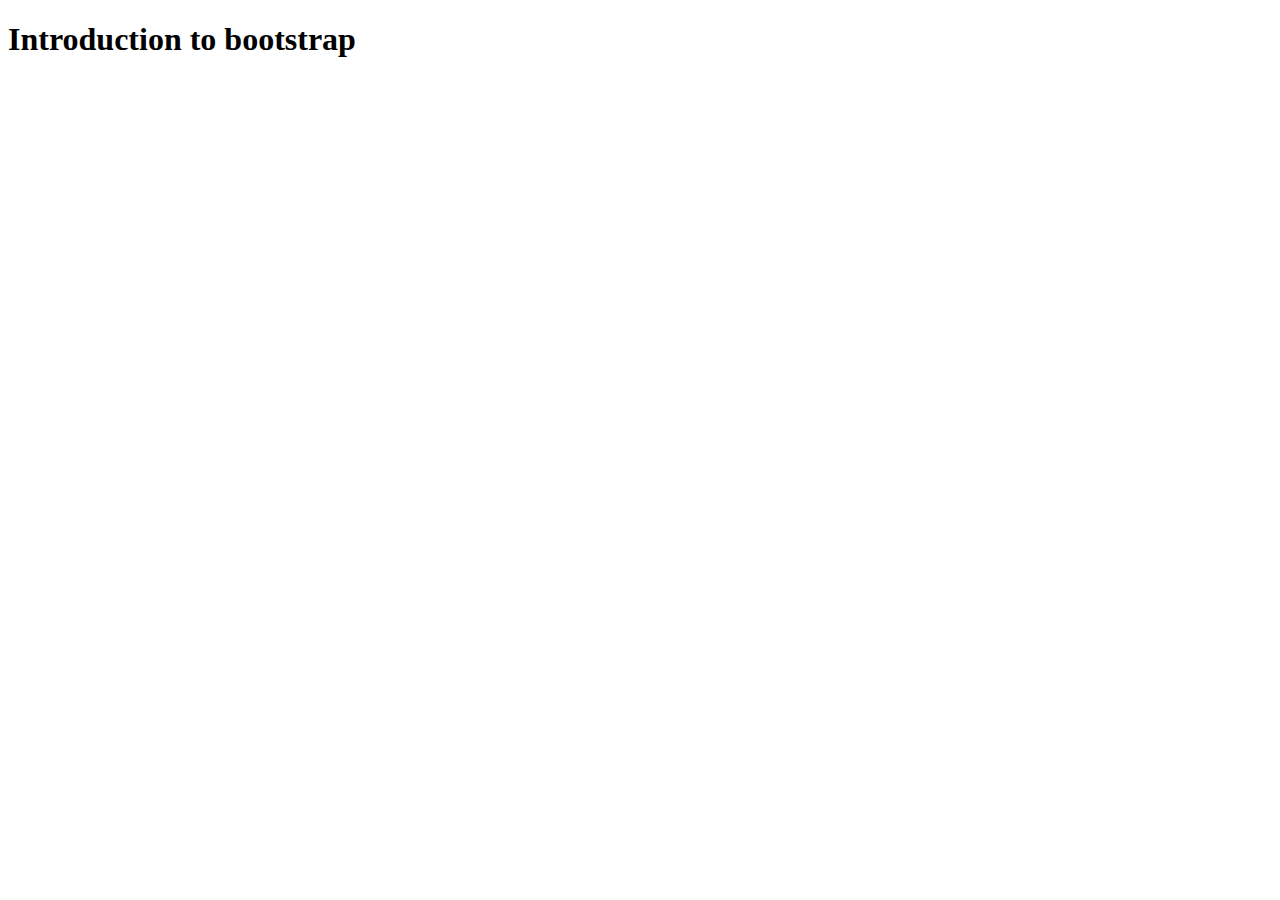
<file: INTRO-TO-BOOTSRAP/index.html>
<!DOCTYPE html>
<html lang="en">
  <head>
    <meta charset="UTF-8" />
    <meta name="viewport" content="width=device-width, initial-scale=1.0" />
    <link
      href="https://cdn.jsdelivr.net/npm/bootstrap@5.3.8/dist/css/bootstrap.min.css"
      rel="stylesheet"
      integrity="sha384-sRIl4kxILFvY47J16cr9ZwB07vP4J8+LH7qKQnuqkuIAvNWLzeN8tE5YBujZqJLB"
      crossorigin="anonymous"
    />
    <title>Introduction to bootstrap</title>
  </head>
  <body>
    <h1>Introduction to bootstrap</h1>
  </body>
</html>
</file>
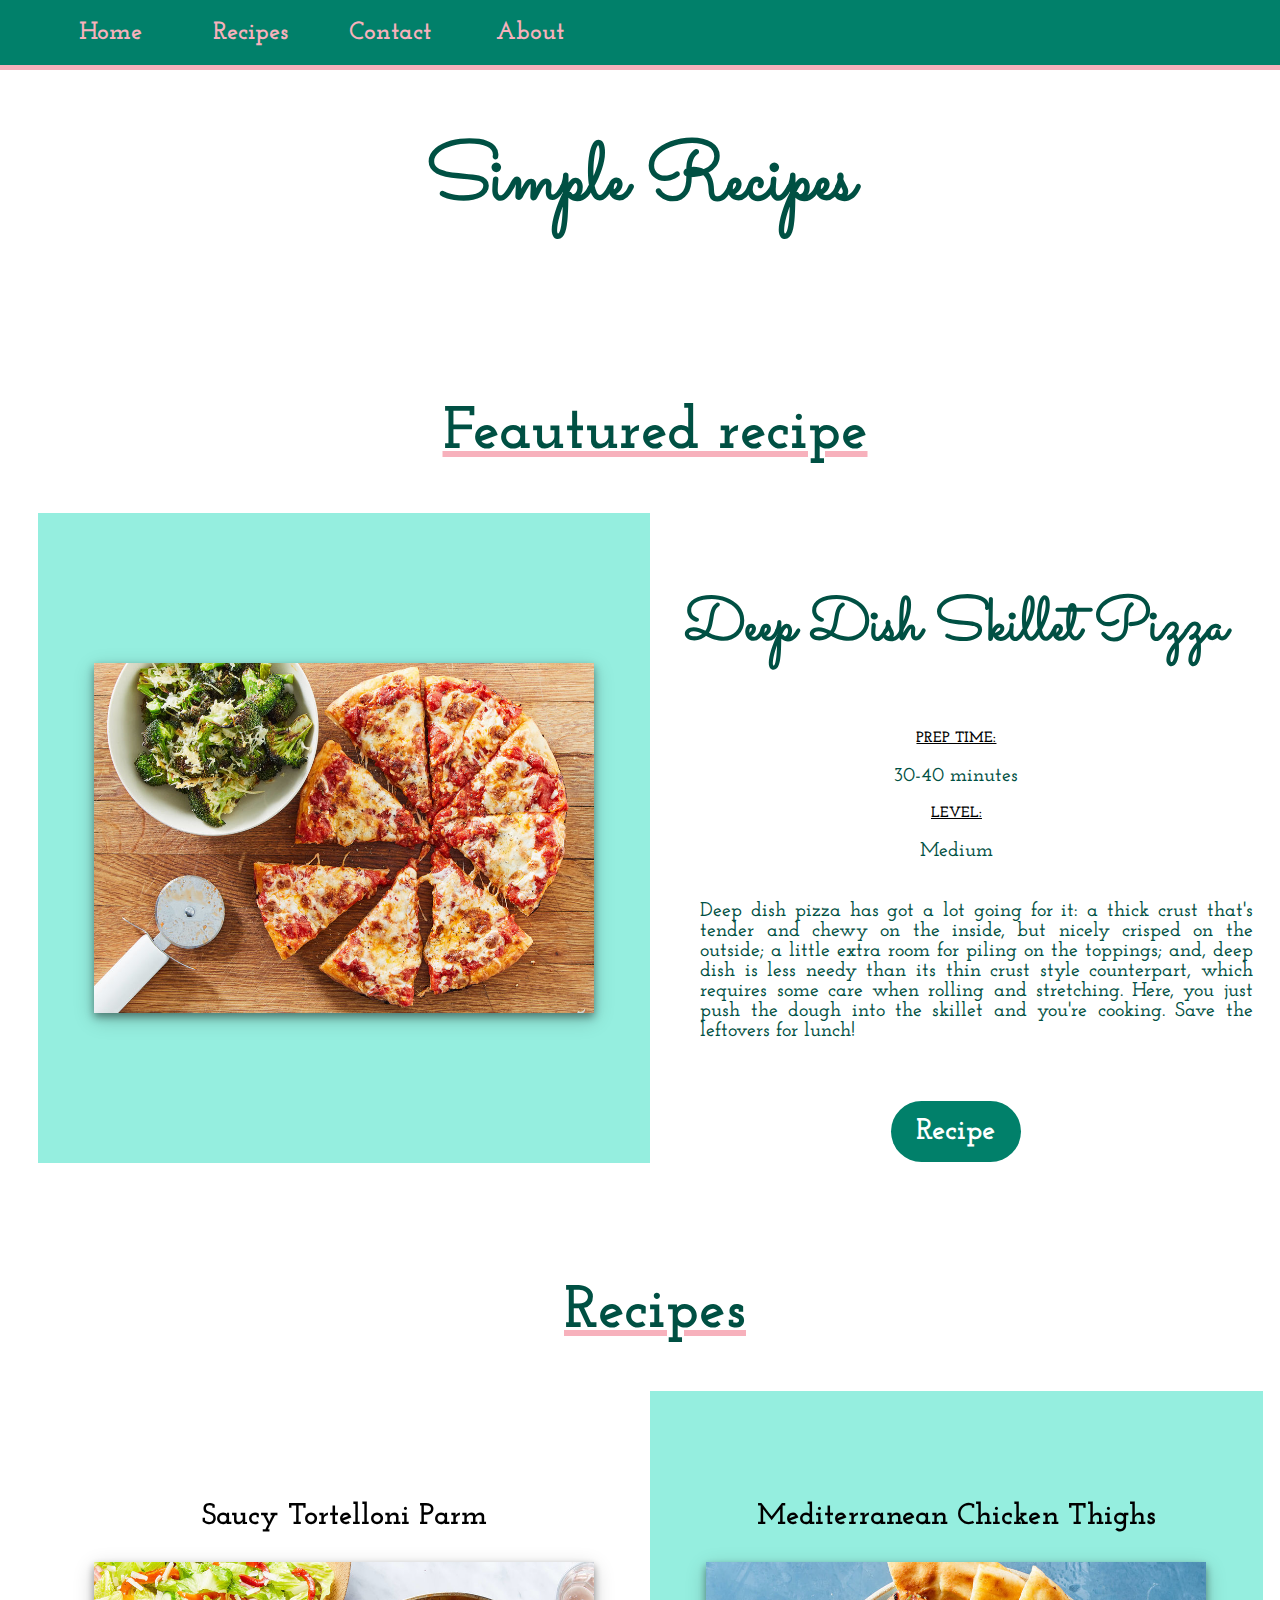
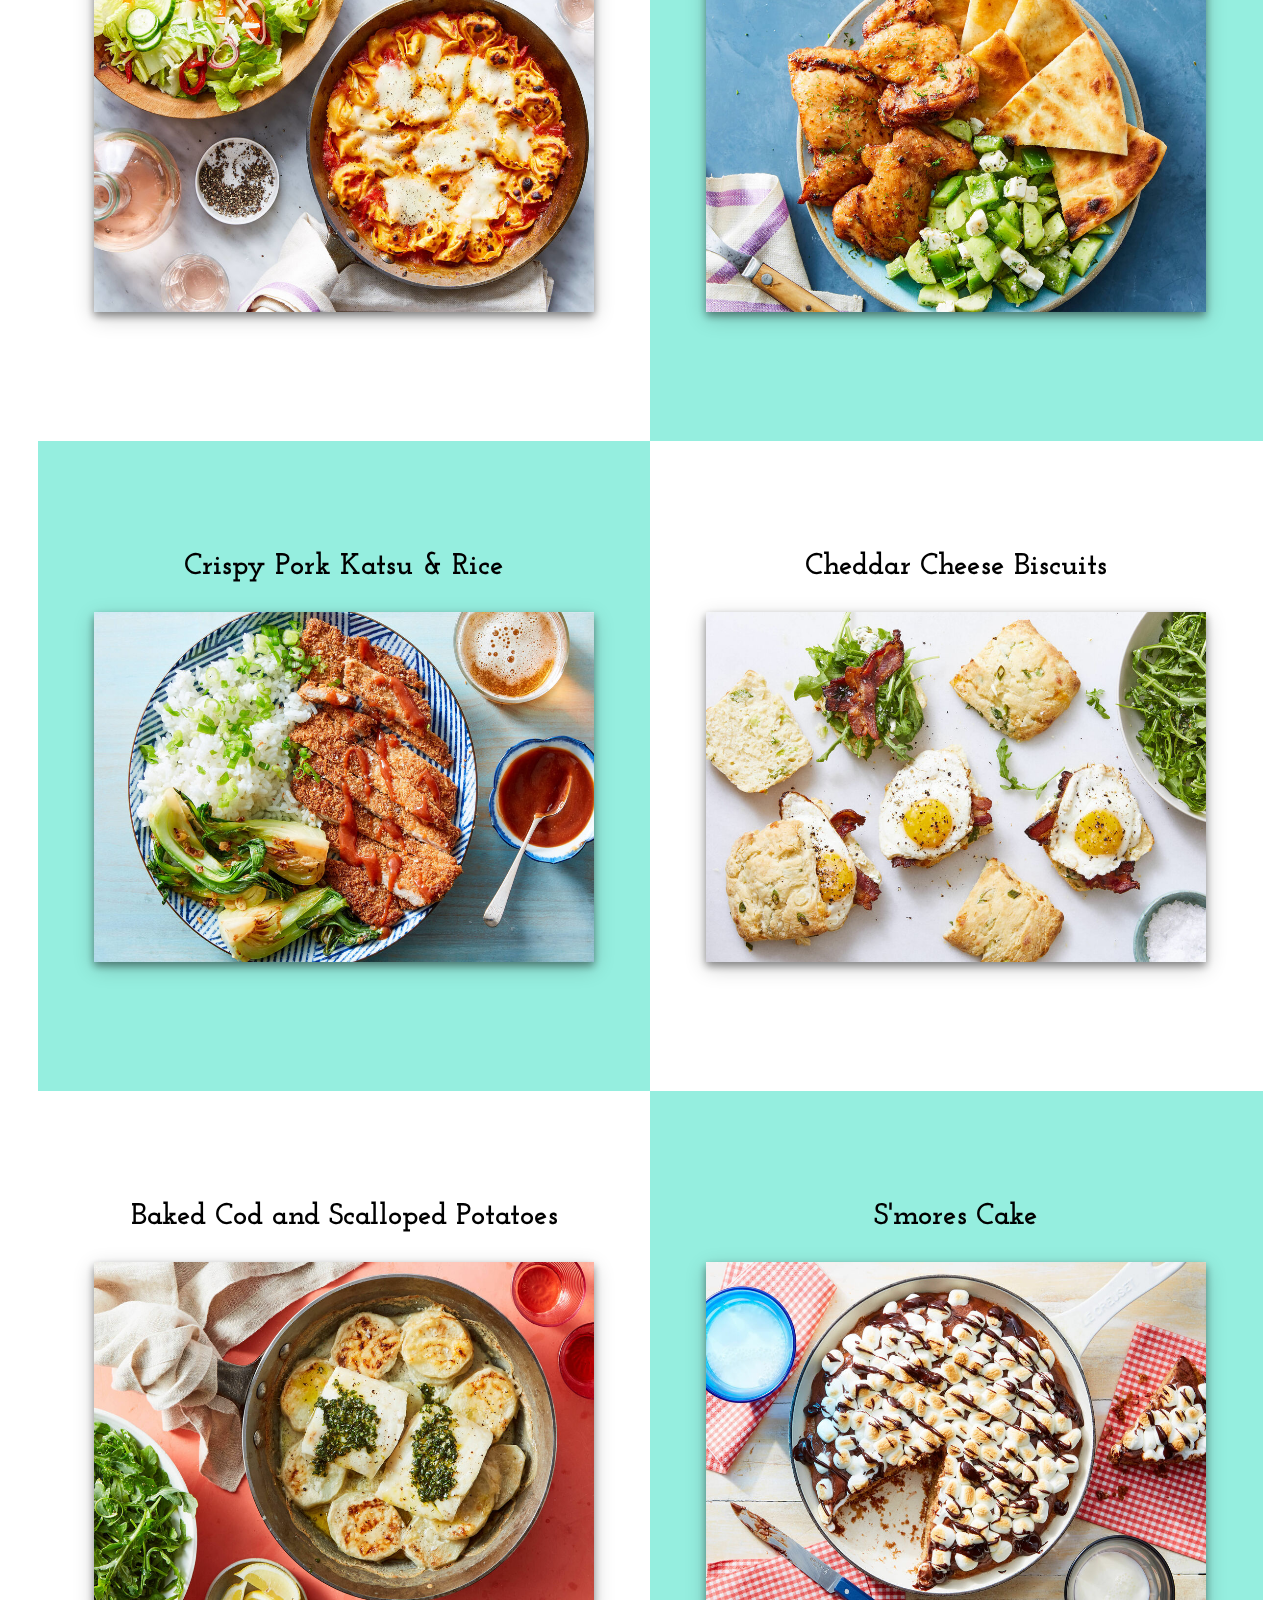
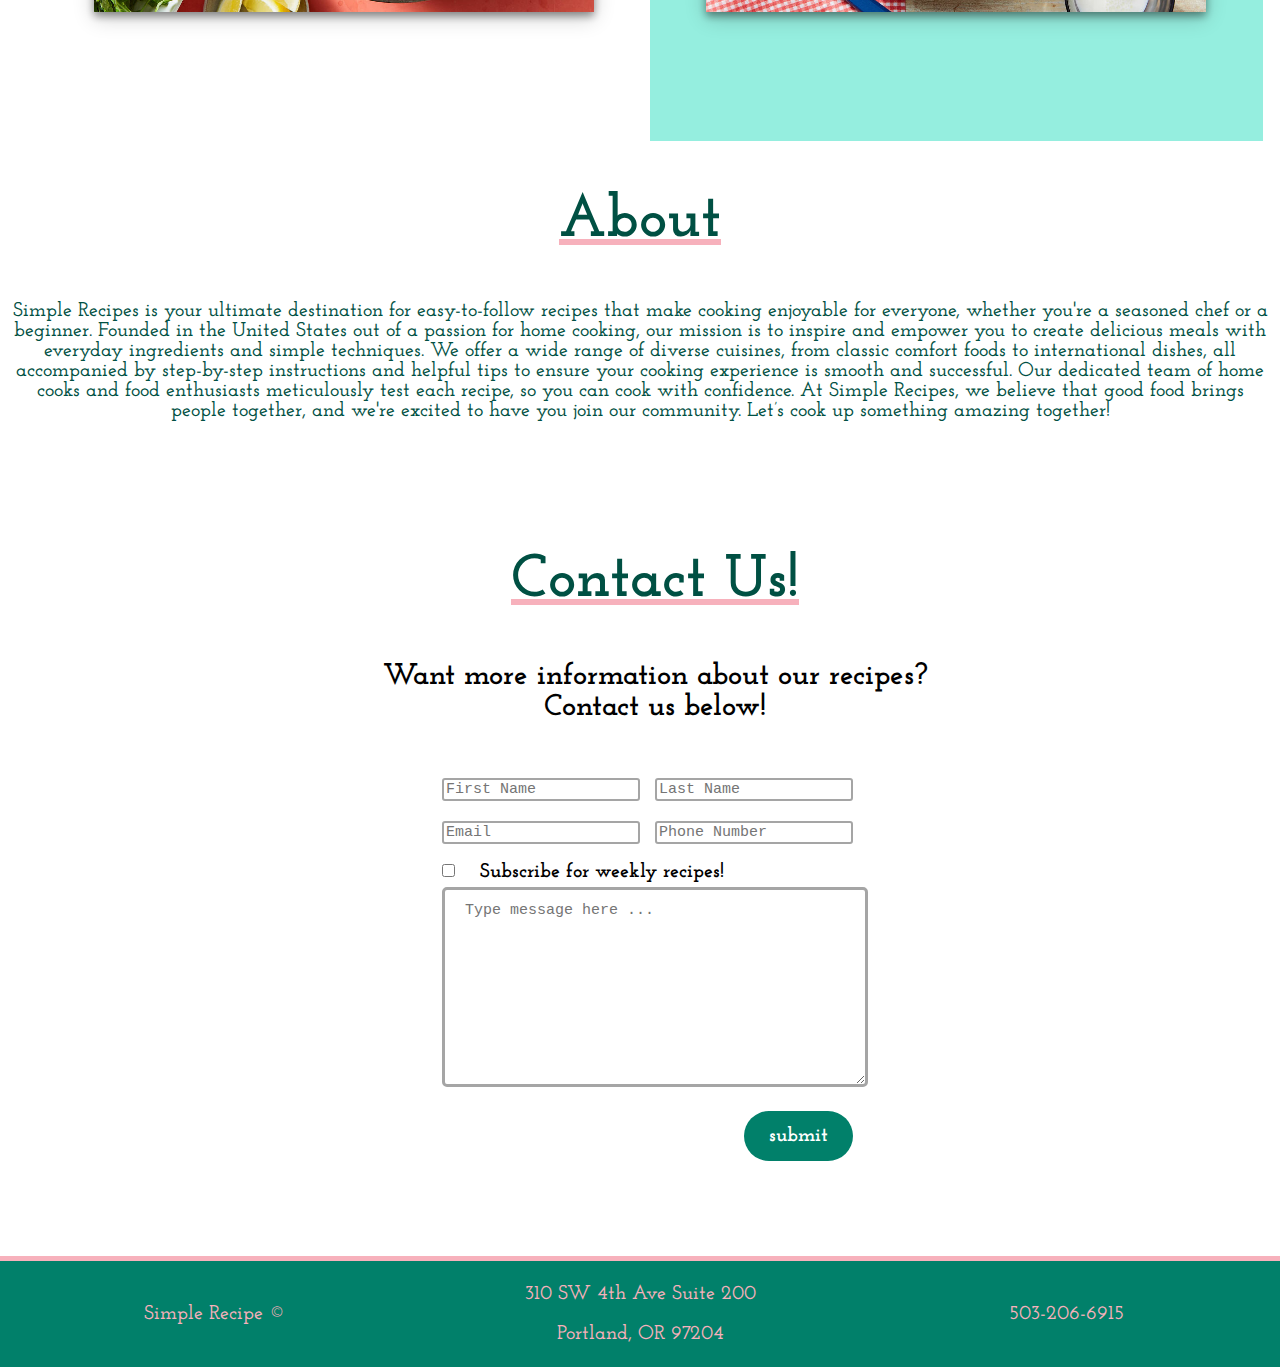
<file: SIMPLE-RECIPES/index.html>
<!DOCTYPE html>
<html lang="en">
  <head>
    <meta charset="UTF-8" />
    <meta name="viewport" content="width=device-width, initial-scale=1.0" />
    <title>Simple Recipes</title>
    <link rel="stylesheet" href="CSS/style.css" />
  </head>
  <body>
    <!-- NAVBAR -->
    <nav class="nav-bar">
      <ul>
        <li class="drop"><a href="#">Home</a></li>
        <li class="drop">
          <a href="#recipes">Recipes</a>

          <div class="rollover-menu">
            <a href="#featured">Feautured Recipe</a>
            <a href="#pasta">Pasta</a>
            <a href="#chicken">Chicken</a>
            <a href="#pork">Pork</a>
            <a href="#biscuits">Biscuits</a>
            <a href="#fish">Fish</a>
            <a href="#dessert">Dessert</a>
          </div>
        </li>
        <li><a href="#contact">Contact</a></li>
        <li><a href="#about">About</a></li>
      </ul>
    </nav>
    <!-- HEADER -->
    <header>
      <h1>Simple Recipes</h1>
    </header>
    <!--RECIPES -->
    <section>
      <!-- FEATURED RECIPE -->
      <div id="featured" class="container">
        <h2>Feautured recipe</h2>
        <div class="column recipe-card-background">
          <div class="recipe-container">
            <img src="IMAGES/skillet-pizza.jpg" />
          </div>
        </div>
        <div class="column">
          <h3 id="featured-header">Deep Dish Skillet Pizza</h3>
          <h4>Prep Time:</h4>
          <p>30-40 minutes</p>
          <h4>Level:</h4>
          <p>Medium</p>
          <p id="featured-main-text">
            Deep dish pizza has got a lot going for it: a thick crust that's
            tender and chewy on the inside, but nicely crisped on the outside; a
            little extra room for piling on the toppings; and, deep dish is less
            needy than its thin crust style counterpart, which requires some
            care when rolling and stretching. Here, you just push the dough into
            the skillet and you're cooking. Save the leftovers for lunch!
          </p>
          <input
            type="button"
            value="Recipe"
            id="featured-button"
            href="recipeModalOne"
            class="modal-button"
          />
        </div>
      </div>
      <!-- RECIPE CARDS-->
      <div id="recipe" class="container">
        <h2>Recipes</h2>
        <!-- PASTA -->
        <div id="pasta" class="column">
          <div class="recipe-container">
            <h3>Saucy Tortelloni Parm</h3>
            <div class="flip">
              <!-- FRONT -->
              <div class="flip-front">
                <img src="IMAGES/tortelloni.jpg" />
              </div>
              <!-- BACK -->
              <div class="flip-back">
                <div class="text-container">
                  <h4>Prep Time:</h4>
                  <p>20 - 30 minutes.</p>
                  <h4>Level:</h4>
                  <p>Easy</p>
                  <input type="button" value="recipe" class="modal-button" href="#recipeModalTwo"/>
                </div>
              </div>
            </div>
          </div>
        </div>
        <!-- CHICKEN -->
        <div id="chicken" class="column recipe-card-background">
          <div class="recipe-container">
            <h3>Mediterranean Chicken Thighs</h3>
            <div class="flip">
              <!-- FRONT -->
              <div class="flip-front">
                <img src="IMAGES/chicken-thighs.jpg" />
              </div>
              <!-- BACK -->
              <div class="flip-back">
                <div class="text-container">
                  <h4>Prep Time:</h4>
                  <p>20 - 30 minutes.</p>
                  <h4>Level:</h4>
                  <p>Easy</p>
                  <input type="button" value="recipe" class="modal-button" href="#recipeModalThree"/>
                </div>
              </div>
            </div>
          </div>
        </div>
        <!-- PORK -->
        <div id="pork" class="column recipe-card-background">
          <div class="recipe-container">
            <h3>Crispy Pork Katsu & Rice</h3>
            <div class="flip">
              <!-- FRONT -->
              <div class="flip-front">
                <img src="IMAGES/pork-katsu.jpg" />
              </div>
              <!-- BACK -->
              <div class="flip-back">
                <div class="text-container">
                  <h4>Prep Time:</h4>
                  <p>20 - 30 minutes.</p>
                  <h4>Level:</h4>
                  <p>Medium</p>
                  <input type="button" value="recipe" class="modal-button" href="#recipeModalFour" />
                </div>
              </div>
            </div>
          </div>
        </div>
        <!-- BISCUITS -->
        <div id="biscuits" class="column">
          <div class="recipe-container">
            <h3>Cheddar Cheese Biscuits</h3>
            <div class="flip">
              <!-- FRONT -->
              <div class="flip-front">
                <img src="IMAGES/cheddar-biscuits.jpg" />
              </div>
              <!-- BACK -->
              <div class="flip-back">
                <div class="text-container">
                  <h4>Prep Time:</h4>
                  <p>40 - 50 minutes.</p>
                  <h4>Level:</h4>
                  <p>Medium</p>
                  <input type="button" value="recipe" class="modal-button" href="#recipeModalFive"/>
                </div>
              </div>
            </div>
          </div>
        </div>
        <!-- FISH -->
        <div id="fish" class="column">
          <div class="recipe-container">
            <h3>Baked Cod and Scalloped Potatoes</h3>
            <div class="flip">
              <!-- FRONT -->
              <div class="flip-front">
                <img src="IMAGES/baked-cod.jpg" />
              </div>
              <!-- BACK -->
              <div class="flip-back">
                <div class="text-container">
                  <h4>Prep Time:</h4>
                  <p>30 - 40 miinutes.</p>
                  <h4>Level:</h4>
                  <p>Easy</p>
                  <input type="button" value="recipe" class="modal-button" href="#recipeModalSix"/>
                </div>
              </div>
            </div>
          </div>
        </div>
        <!-- DESSERT -->
        <div id="dessert" class="column recipe-card-background">
          <div class="recipe-container">
            <h3>S'mores Cake</h3>
            <div class="flip">
              <!-- FRONT -->
              <div class="flip-front">
                <img src="IMAGES/smores.jpg" />
              </div>
              <!-- BACK -->
              <div class="flip-back">
                <div class="text-container">
                  <h4>Prep Time:</h4>
                  <p>50 - 60</p>
                  <h4>Level:</h4>
                  <p>Medium</p>
                  <input class="modal-button" href="#recipeModalSeven" type="button" value="recipe" />
                </div>
              </div>
            </div>
          </div>
        </div>
      </div>
    </section>
    <!-- ABOUT -->
    <section>
      <div id="about">
        <h2>About</h2>
        <p>
          Simple Recipes is your ultimate destination for easy-to-follow recipes
          that make cooking enjoyable for everyone, whether you're a seasoned
          chef or a beginner. Founded in the United States out of a passion for
          home cooking, our mission is to inspire and empower you to create
          delicious meals with everyday ingredients and simple techniques. We
          offer a wide range of diverse cuisines, from classic comfort foods to
          international dishes, all accompanied by step-by-step instructions and
          helpful tips to ensure your cooking experience is smooth and
          successful. Our dedicated team of home cooks and food enthusiasts
          meticulously test each recipe, so you can cook with confidence. At
          Simple Recipes, we believe that good food brings people together, and
          we're excited to have you join our community. Let’s cook up something
          amazing together!
        </p>
      </div>
    </section>

    <!-- RECIPE MODAL-->
    <!-- RECIPE MODAL ONE -->
    <div id="recipeModalOne" class="recipe-modal">
      <!-- MODAL Content -->
      <div class="recipe-content">
        <span class="close-btn">&times;</span>
        <div class="modal-header">
          <h3>Deep Dish Skillet Pizza</h3>
        </div>
        <div class="modal-body">
          <div class="row">
            <div class="rp-column-1">
              <h4>Cook time</h4>
              <p>30-40 minutes</p>
            </div>
            <div class="rp-column-1">
              <h4>Servings</h4>
              <p>6</p>
            </div>
            <div class="rp-column-1">
              <h4>Level</h4>
              <p>medium</p>
            </div>
          </div>
          <div class="row">
            <div class="rp-column-1">
              <h4>ingredients</h4>
              <ul class="recipe-list">
                <li>lorem Ipsum</li>
                <li>lorem Ipsum</li>
                <li>lorem Ipsum</li>
                <li>lorem Ipsum</li>
                <li>lorem Ipsum</li>
              </ul>
            </div>
            <div class="rp-column-2">
              <h4>Directions</h4>
              <p class="recipe-directions">
                Lorem ipsum dolor sit amet, consectetur adipiscing elit, sed do
                eiusmod tempor incididunt ut labore et dolore magna aliqua. Ut
                enim ad minim veniam, quis nostrud exercitation ullamco laboris
                nisi ut aliquip ex ea commodo consequat. Duis aute irure dolor
                in reprehenderit in voluptate velit esse cillum dolore eu fugiat
                nulla pariatur. Excepteur sint occaecat cupidatat non proident,
                sunt in culpa qui officia deserunt mollit anim id est laborum.
              </p>
            </div>
          </div>
        </div>
      </div>
    </div>
    <!-- RECIPE MODAL TWO-->
    <div id="recipeModalTwo" class="recipe-modal">
      <!-- MODAL Content -->
      <div class="recipe-content">
        <span class="close-btn">&times;</span>
        <div class="modal-header">
          <h3>Saucy Tortelloni Parm</h3>
        </div>
        <div class="modal-body">
          <div class="row">
            <div class="rp-column-1">
              <h4>Cook time</h4>
              <p>20-30 minutes</p>
            </div>
            <div class="rp-column-1">
              <h4>Servings</h4>
              <p>2</p>
            </div>
            <div class="rp-column-1">
              <h4>Level</h4>
              <p>easy</p>
            </div>
          </div>
          <div class="row">
            <div class="rp-column-1">
              <h4>ingredients</h4>
              <ul class="recipe-list">
                <li>lorem Ipsum</li>
                <li>lorem Ipsum</li>
                <li>lorem Ipsum</li>
                <li>lorem Ipsum</li>
                <li>lorem Ipsum</li>
              </ul>
            </div>
            <div class="rp-column-2">
              <h4>Directions</h4>
              <p class="recipe-directions">
                Lorem ipsum dolor sit amet, consectetur adipiscing elit, sed do
                eiusmod tempor incididunt ut labore et dolore magna aliqua. Ut
                enim ad minim veniam, quis nostrud exercitation ullamco laboris
                nisi ut aliquip ex ea commodo consequat. Duis aute irure dolor
                in reprehenderit in voluptate velit esse cillum dolore eu fugiat
                nulla pariatur. Excepteur sint occaecat cupidatat non proident,
                sunt in culpa qui officia deserunt mollit anim id est laborum.
              </p>
            </div>
          </div>
        </div>
      </div>
    </div>
    <!-- RECIPE MODAL 3-->
    <div id="recipeModalThree" class="recipe-modal">
      <!-- MODAL Content -->
      <div class="recipe-content">
        <span class="close-btn">&times;</span>
        <div class="modal-header">
          <h3>Mediterranean Chicken Thighs</h3>
        </div>
        <div class="modal-body">
          <div class="row">
            <div class="rp-column-1">
              <h4>Cook time</h4>
              <p>20-30 minutes</p>
            </div>
            <div class="rp-column-1">
              <h4>Servings</h4>
              <p>4</p>
            </div>
            <div class="rp-column-1">
              <h4>Level</h4>
              <p>easy</p>
            </div>
          </div>
          <div class="row">
            <div class="rp-column-1">
              <h4>ingredients</h4>
              <ul class="recipe-list">
                <li>lorem Ipsum</li>
                <li>lorem Ipsum</li>
                <li>lorem Ipsum</li>
                <li>lorem Ipsum</li>
                <li>lorem Ipsum</li>
              </ul>
            </div>
            <div class="rp-column-2">
              <h4>Directions</h4>
              <p class="recipe-directions">
                Lorem ipsum dolor sit amet, consectetur adipiscing elit, sed do
                eiusmod tempor incididunt ut labore et dolore magna aliqua. Ut
                enim ad minim veniam, quis nostrud exercitation ullamco laboris
                nisi ut aliquip ex ea commodo consequat. Duis aute irure dolor
                in reprehenderit in voluptate velit esse cillum dolore eu fugiat
                nulla pariatur. Excepteur sint occaecat cupidatat non proident,
                sunt in culpa qui officia deserunt mollit anim id est laborum.
              </p>
            </div>
          </div>
        </div>
      </div>
    </div>
    <!-- RECIPE MODAL 4-->
    <div id="recipeModalFour" class="recipe-modal">
      <!-- MODAL Content -->
      <div class="recipe-content">
        <span class="close-btn">&times;</span>
        <div class="modal-header">
          <h3>Crispy Pork Catsu & Rice</h3>
        </div>
        <div class="modal-body">
          <div class="row">
            <div class="rp-column-1">
              <h4>Cook time</h4>
              <p>20-30 minutes</p>
            </div>
            <div class="rp-column-1">
              <h4>Servings</h4>
              <p>4</p>
            </div>
            <div class="rp-column-1">
              <h4>Level</h4>
              <p>medium</p>
            </div>
          </div>
          <div class="row">
            <div class="rp-column-1">
              <h4>ingredients</h4>
              <ul class="recipe-list">
                <li>lorem Ipsum</li>
                <li>lorem Ipsum</li>
                <li>lorem Ipsum</li>
                <li>lorem Ipsum</li>
                <li>lorem Ipsum</li>
              </ul>
            </div>
            <div class="rp-column-2">
              <h4>Directions</h4>
              <p class="recipe-directions">
                Lorem ipsum dolor sit amet, consectetur adipiscing elit, sed do
                eiusmod tempor incididunt ut labore et dolore magna aliqua. Ut
                enim ad minim veniam, quis nostrud exercitation ullamco laboris
                nisi ut aliquip ex ea commodo consequat. Duis aute irure dolor
                in reprehenderit in voluptate velit esse cillum dolore eu fugiat
                nulla pariatur. Excepteur sint occaecat cupidatat non proident,
                sunt in culpa qui officia deserunt mollit anim id est laborum.
              </p>
            </div>
          </div>
        </div>
      </div>
    </div>
    <!-- RECIPE MODAl 5-->
    <div id="recipeModalFive" class="recipe-modal">
      <!-- MODAL Content -->
      <div class="recipe-content">
        <span class="close-btn">&times;</span>
        <div class="modal-header">
          <h3>Cheddar Cheese Biscuits</h3>
        </div>
        <div class="modal-body">
          <div class="row">
            <div class="rp-column-1">
              <h4>Cook time</h4>
              <p>40-50 minutes</p>
            </div>
            <div class="rp-column-1">
              <h4>Servings</h4>
              <p>4</p>
            </div>
            <div class="rp-column-1">
              <h4>Level</h4>
              <p>medium</p>
            </div>
          </div>
          <div class="row">
            <div class="rp-column-1">
              <h4>ingredients</h4>
              <ul class="recipe-list">
                <li>lorem Ipsum</li>
                <li>lorem Ipsum</li>
                <li>lorem Ipsum</li>
                <li>lorem Ipsum</li>
                <li>lorem Ipsum</li>
              </ul>
            </div>
            <div class="rp-column-2">
              <h4>Directions</h4>
              <p class="recipe-directions">
                Lorem ipsum dolor sit amet, consectetur adipiscing elit, sed do
                eiusmod tempor incididunt ut labore et dolore magna aliqua. Ut
                enim ad minim veniam, quis nostrud exercitation ullamco laboris
                nisi ut aliquip ex ea commodo consequat. Duis aute irure dolor
                in reprehenderit in voluptate velit esse cillum dolore eu fugiat
                nulla pariatur. Excepteur sint occaecat cupidatat non proident,
                sunt in culpa qui officia deserunt mollit anim id est laborum.
              </p>
            </div>
          </div>
        </div>
      </div>
    </div>
    <!-- RECIPE MODAL 6-->
    <div id="recipeModalSix" class="recipe-modal">
      <!-- MODAL Content -->
      <div class="recipe-content">
        <span class="close-btn">&times;</span>
        <div class="modal-header">
          <h3>Baked Cod & Scalloped Potatoes</h3>
        </div>
        <div class="modal-body">
          <div class="row">
            <div class="rp-column-1">
              <h4>Cook time</h4>
              <p>30-40 minutes</p>
            </div>
            <div class="rp-column-1">
              <h4>Servings</h4>
              <p>4</p>
            </div>
            <div class="rp-column-1">
              <h4>Level</h4>
              <p>easy</p>
            </div>
          </div>
          <div class="row">
            <div class="rp-column-1">
              <h4>ingredients</h4>
              <ul class="recipe-list">
                <li>lorem Ipsum</li>
                <li>lorem Ipsum</li>
                <li>lorem Ipsum</li>
                <li>lorem Ipsum</li>
                <li>lorem Ipsum</li>
              </ul>
            </div>
            <div class="rp-column-2">
              <h4>Directions</h4>
              <p class="recipe-directions">
                Lorem ipsum dolor sit amet, consectetur adipiscing elit, sed do
                eiusmod tempor incididunt ut labore et dolore magna aliqua. Ut
                enim ad minim veniam, quis nostrud exercitation ullamco laboris
                nisi ut aliquip ex ea commodo consequat. Duis aute irure dolor
                in reprehenderit in voluptate velit esse cillum dolore eu fugiat
                nulla pariatur. Excepteur sint occaecat cupidatat non proident,
                sunt in culpa qui officia deserunt mollit anim id est laborum.
              </p>
            </div>
          </div>
        </div>
      </div>
    </div>
    <!-- RECIPE MODAL 7 -->
    <div id="recipeModalSeven" class="recipe-modal">
      <!-- MODAL Content -->
      <div class="recipe-content">
        <span class="close-btn">&times;</span>
        <div class="modal-header">
          <h3>S'mores Cake</h3>
        </div>
        <div class="modal-body">
          <div class="row">
            <div class="rp-column-1">
              <h4>Cook time</h4>
              <p>50-60 minutes</p>
            </div>
            <div class="rp-column-1">
              <h4>Servings</h4>
              <p>4</p>
            </div>
            <div class="rp-column-1">
              <h4>Level</h4>
              <p>medium</p>
            </div>
          </div>
          <div class="row">
            <div class="rp-column-1">
              <h4>ingredients</h4>
              <ul class="recipe-list">
                <li>lorem Ipsum</li>
                <li>lorem Ipsum</li>
                <li>lorem Ipsum</li>
                <li>lorem Ipsum</li>
                <li>lorem Ipsum</li>
              </ul>
            </div>
            <div class="rp-column-2">
              <h4>Directions</h4>
              <p class="recipe-directions">
                Lorem ipsum dolor sit amet, consectetur adipiscing elit, sed do
                eiusmod tempor incididunt ut labore et dolore magna aliqua. Ut
                enim ad minim veniam, quis nostrud exercitation ullamco laboris
                nisi ut aliquip ex ea commodo consequat. Duis aute irure dolor
                in reprehenderit in voluptate velit esse cillum dolore eu fugiat
                nulla pariatur. Excepteur sint occaecat cupidatat non proident,
                sunt in culpa qui officia deserunt mollit anim id est laborum.
              </p>
            </div>
          </div>
        </div>
      </div>
    </div>
    <!-- CONTACT FORM -->
    <section>
      <div id="contact" class="container">
        <h2>Contact Us!</h2>
        <h3>
          Want more information about our recipes?
          <br />
          Contact us below!
        </h3>
        <div id="validateMsg"></div>
        <form id="contactForm">
          <input id="firstName" type="text" placeholder="First Name" />
          <input id="lastName" type="text" placeholder="Last Name" />
          <br />
          <input id="email" type="email" placeholder="Email" />
          <input id="phone" type="tel" placeholder="Phone Number" />
          <br />
          <input type="checkbox" id="subscription" />
          <label for="subscription">Subscribe for weekly recipes!</label>
          <br />
          <textarea id="messgae" placeholder="Type message here ..."></textarea>
          <br />
          <input type="submit" value="submit" />
        </form>
      </div>
    </section>
    <!-- FOOTER -->
    <footer>
      <table>
        <tr>
          <td>
            <p>Simple Recipe &copy;</p>
          </td>
          <td>
            <p>310 SW 4th Ave Suite 200</p>
            <p>Portland, OR 97204</p>
          </td>
          <td>
            <p>503-206-6915</p>
          </td>
        </tr>
      </table>
    </footer>
    <script src="JavaScript/javascript.js"></script>
  </body>
</html>
</file>
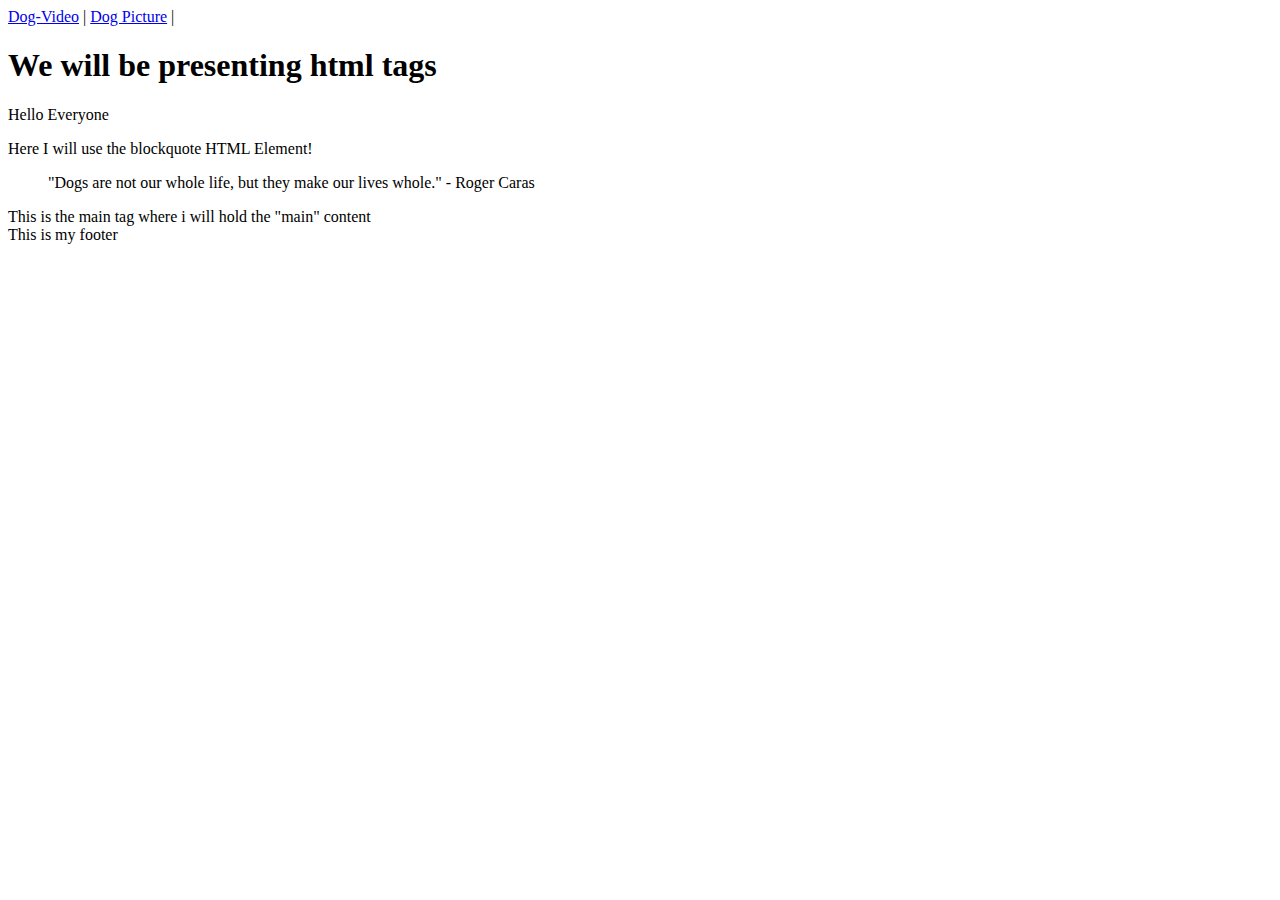
<file: Assignment.html>
<!DOCTYPE html>
<html lang="en">
  <head>
    <meta charset="UTF-8" />
    <meta name="viewport" content="width=device-width, initial-scale=1.0" />
    <title>HTML Basics</title>
  </head>
  <body>
    <nav>
      <a href="Dog-Video.html">Dog-Video</a> |
      <a href="Dog.html">Dog Picture</a> |
    </nav>
    <h1>We will be presenting html tags</h1>
    <p>Hello Everyone</p>
    <p>Here I will use the blockquote HTML Element!</p>
    <blockquote>
      "Dogs are not our whole life, but they make our lives whole." - Roger
      Caras
    </blockquote>
    <main>This is the main tag where i will hold the "main" content</main>
    <footer>This is my footer</footer>
  </body>
</html>
</file>
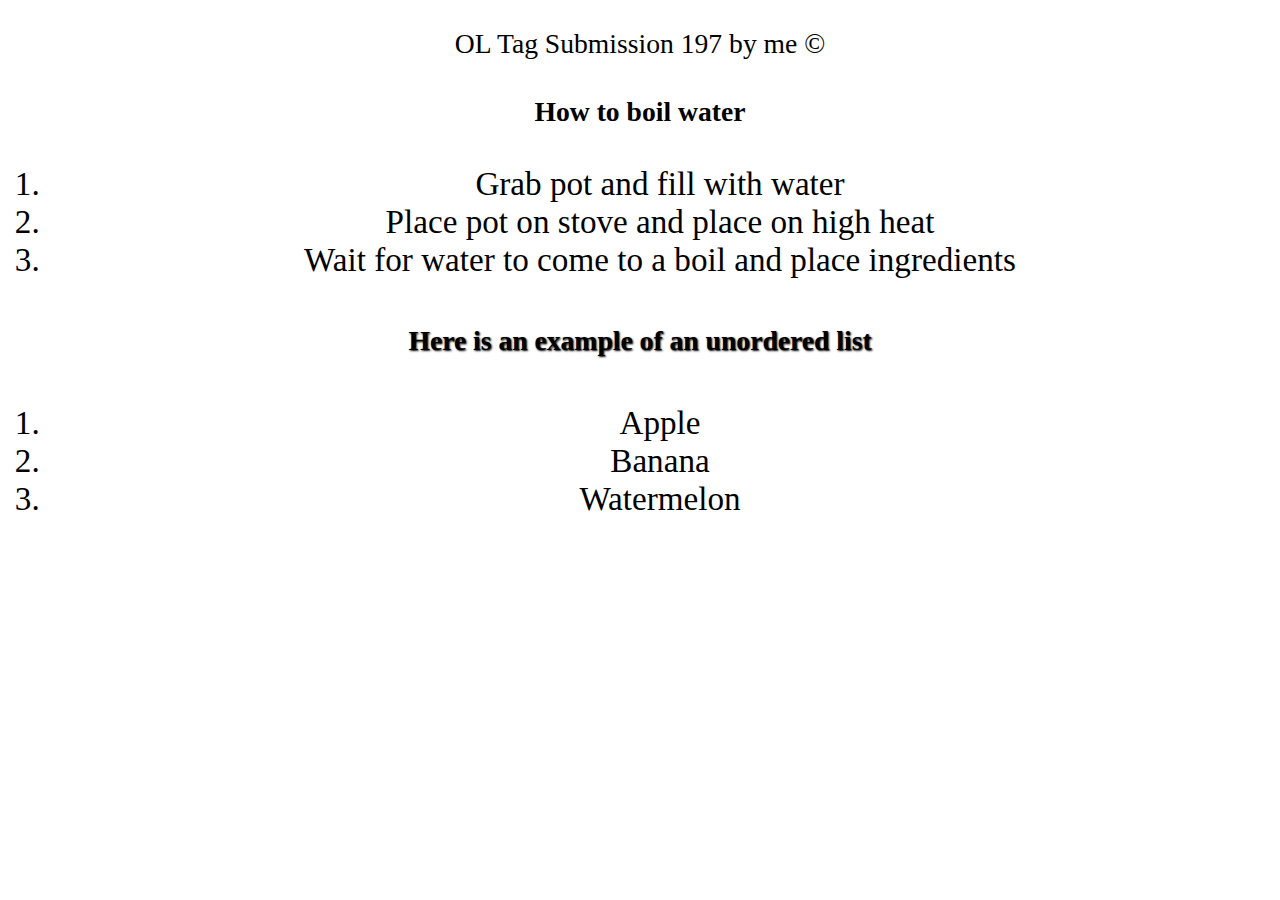
<file: BASIC_HTML_and_CSS.html>
<!DOCTYPE html>
<html lang="en">
<head>
    <meta charset="UTF-8">
    <meta name="viewport" content="width=device-width, initial-scale=1.0">
    <link rel="stylesheet" href="BASIC_HTML_AND_CSS.css">
    <title>Basic html and css</title>
</head>
<body>
    <p class="P-Main">OL Tag Submission 197 by me &copy;</p>
    <h4>How to boil water</h4>
    <ol>
        <li>Grab pot and fill with water</li>
        <li>Place pot on stove and place on high heat</li>
        <li>Wait for water to come to a boil and place ingredients</li>
    </ol>
    <h5>Here is an example of an unordered list</h5>
    <ol>
        <li>Apple</li>
        <li>Banana</li>
        <li>Watermelon</li>
    </ol>
</body>
</html>
</file>
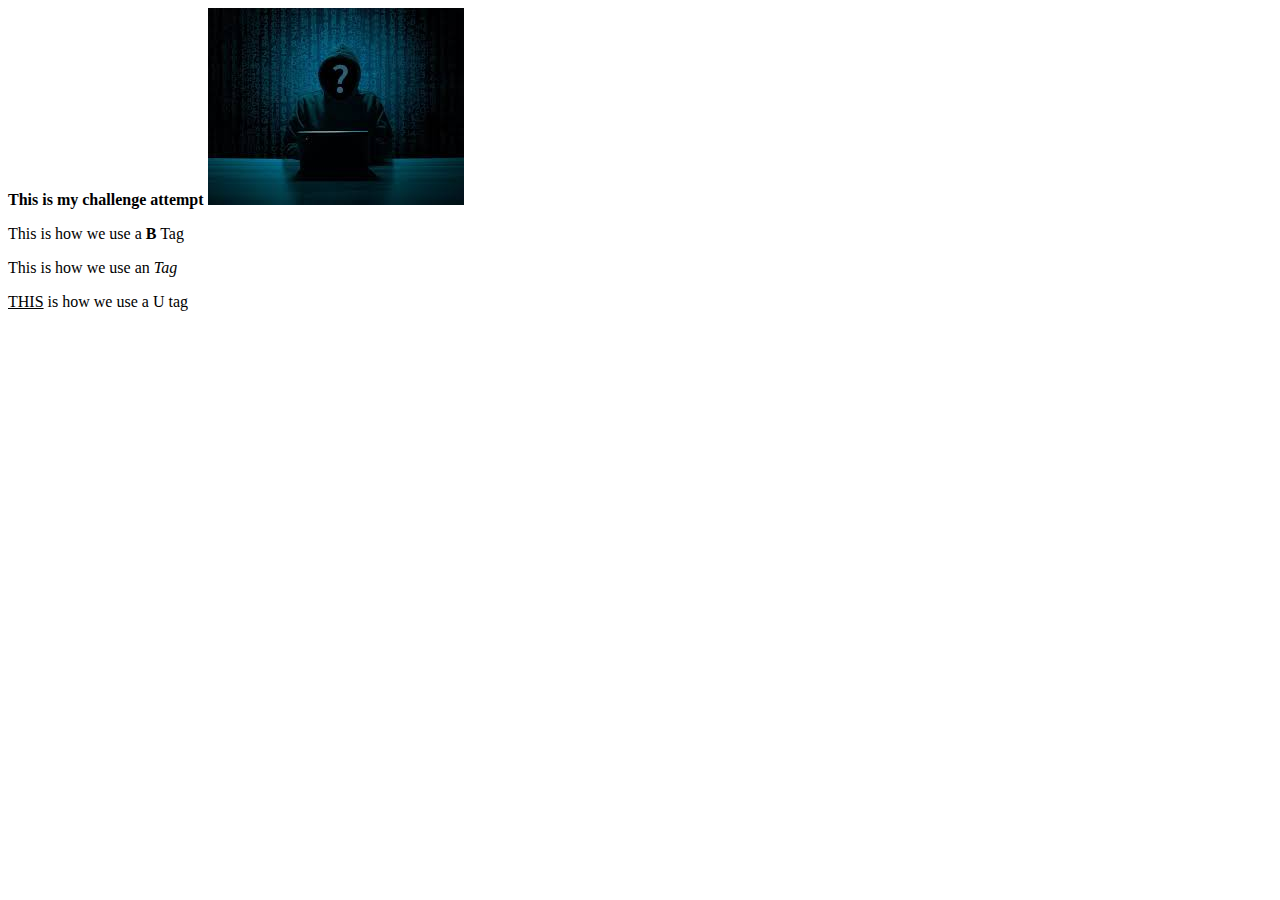
<file: Basic_HTML_and_JavaScript_1.html>
<!DOCTYPE html>
<html lang="en">
  <head>
    <meta charset="UTF-8" />
    <meta name="viewport" content="width=device-width, initial-scale=1.0" />
    <title>Document</title>
  </head>
  <body>
    <b>This is my challenge attempt</b>

    <img
      src="[data-uri]"
      alt="Pic of hacker"
    />
    
    <p>This is how we use a <b>B</b> Tag</p>

    <p>This is how we use an <i>Tag</i></p>
    <p><u>THIS</u> is how we use a U tag</p>
  </body>
</html>
</file>
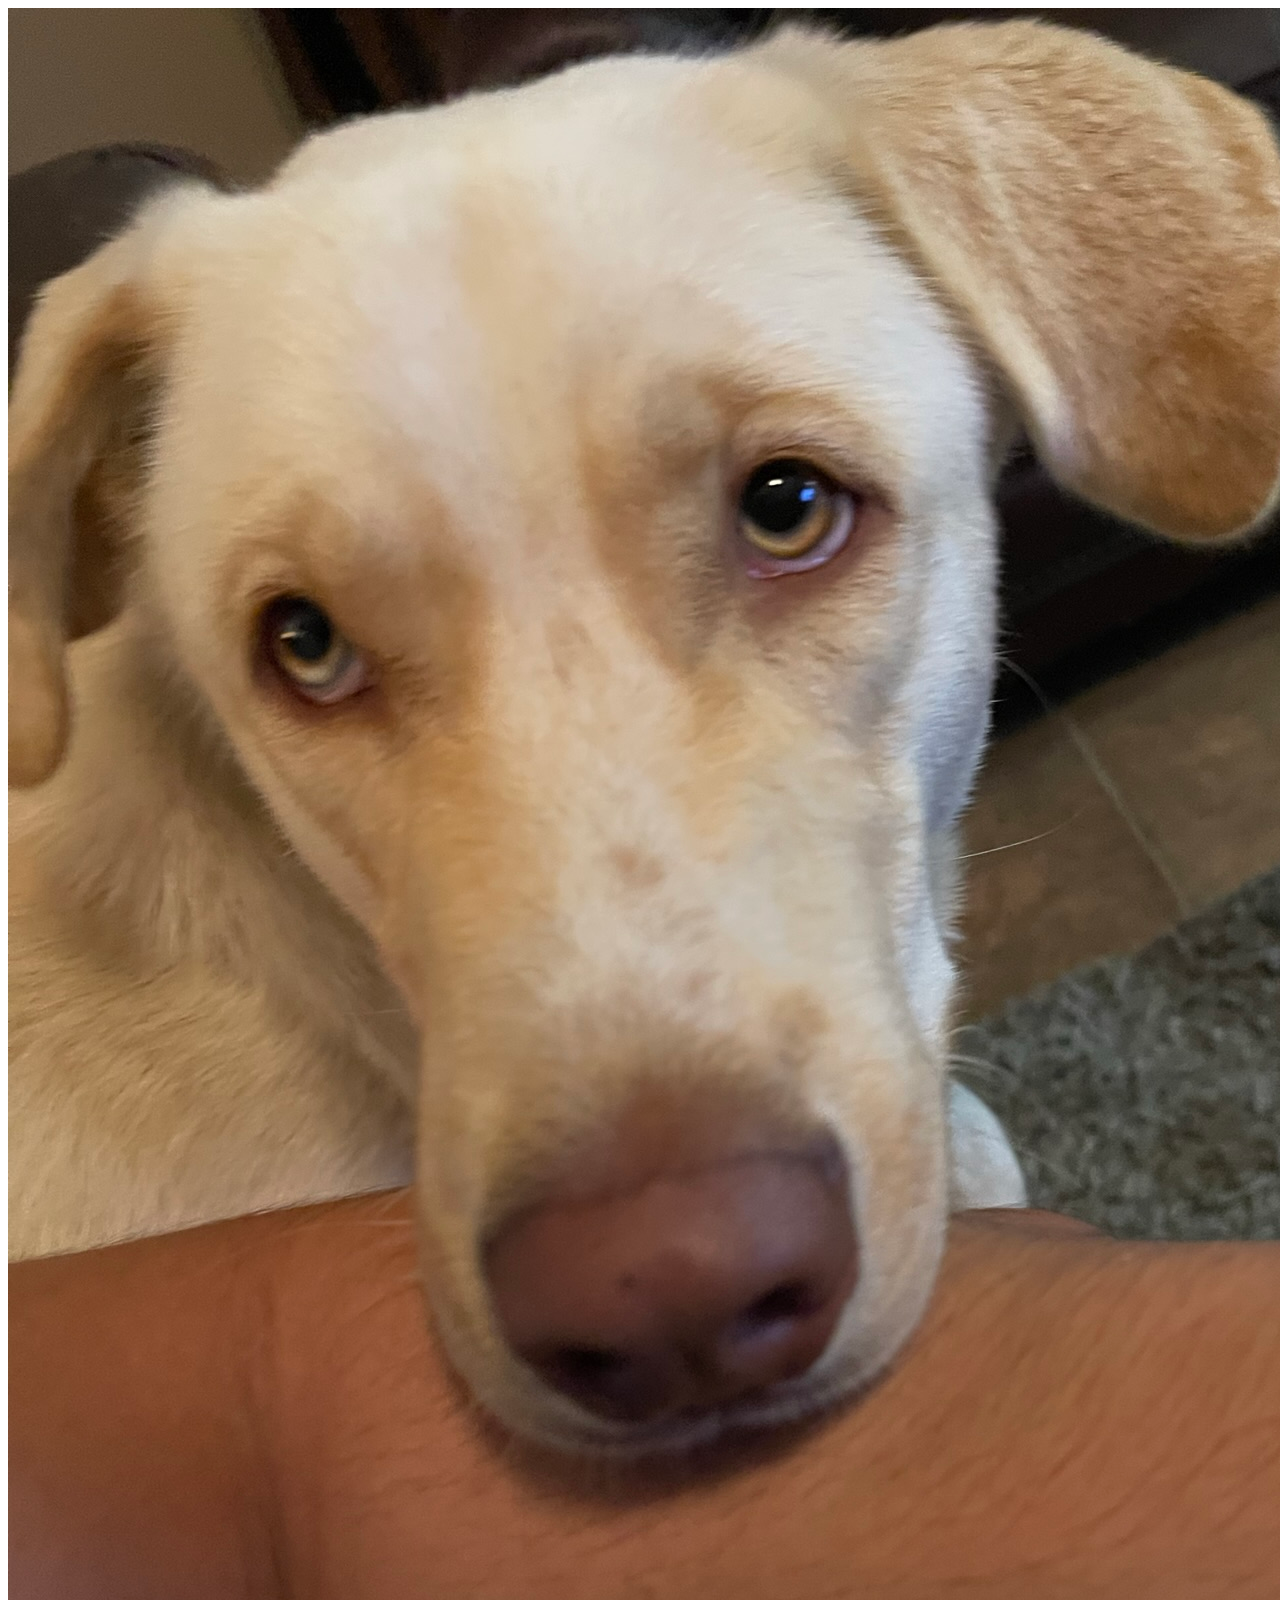
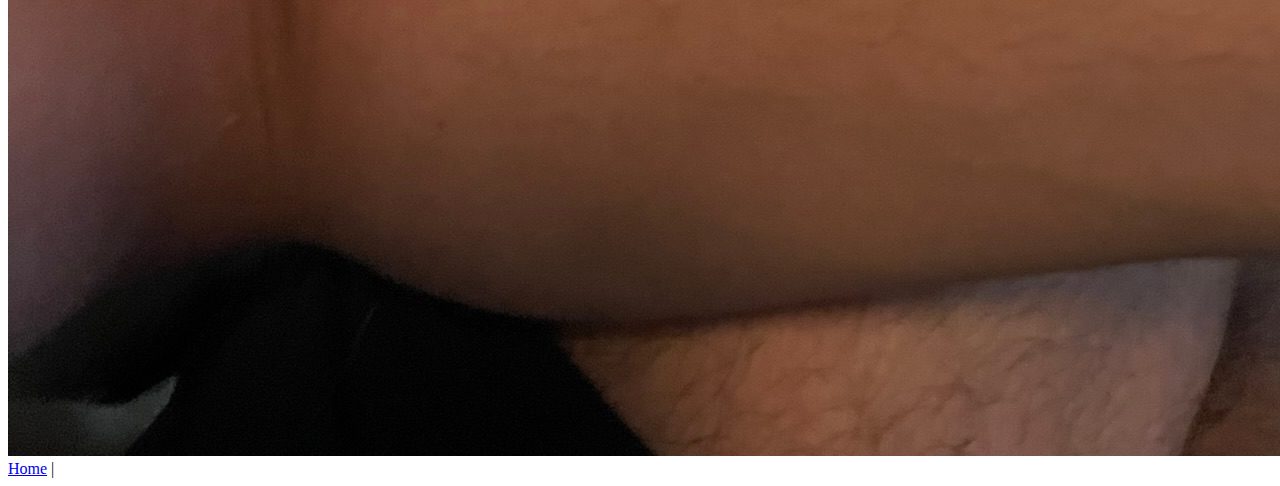
<file: Dog.html>
<!DOCTYPE html>
<html lang="en">
  <head>
    <meta charset="UTF-8" />
    <meta name="viewport" content="width=device-width, initial-scale=1.0" />
    <title>Dog Photo</title>
  </head>
  <body>
    <a href="Dog.html">
      <img src="images/Dog.jpg" alt="Picture of dog" />
    </a>
    <a href="Assignment.html">Home</a> |
  </body>
</html>
</file>
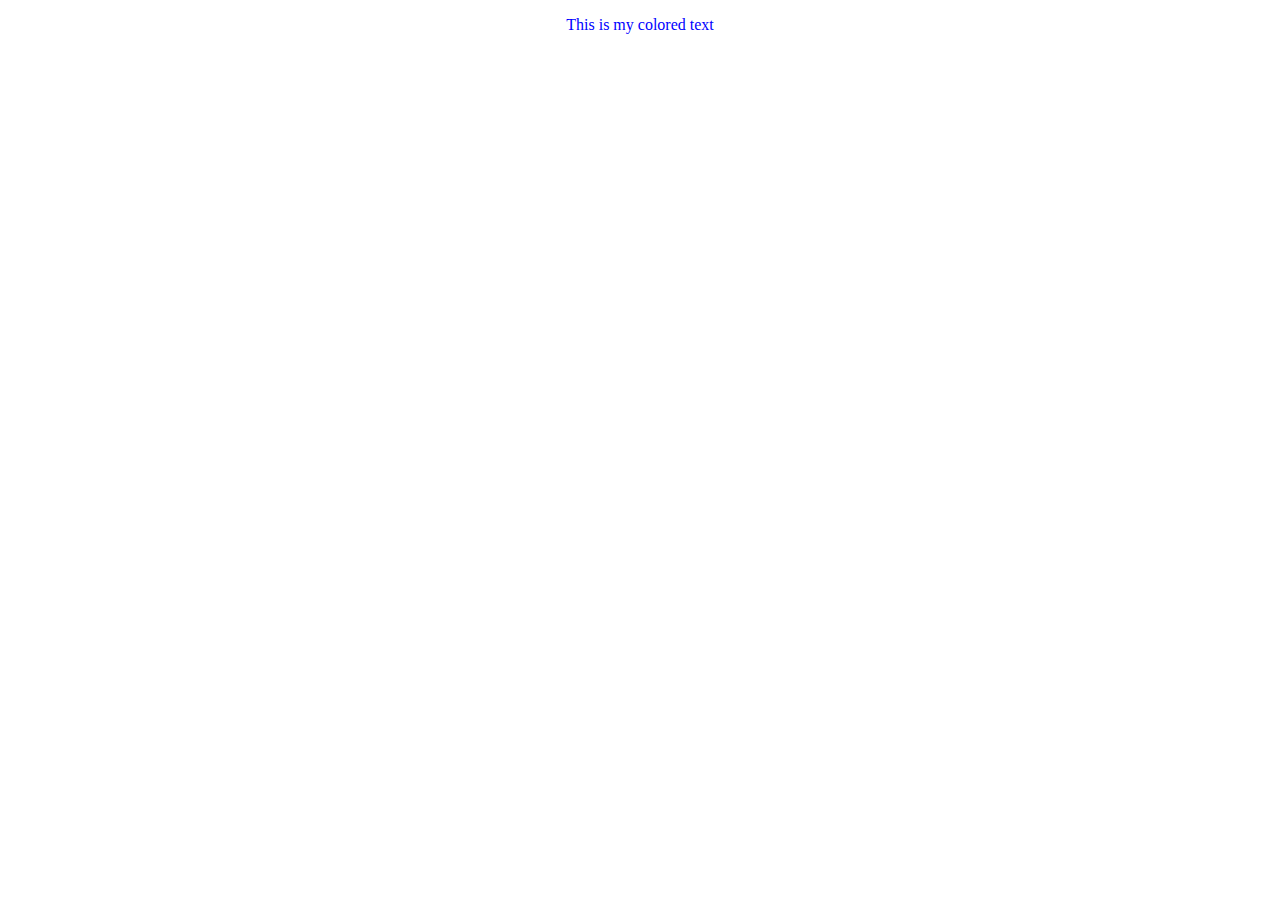
<file: htmlcss.html>
<!DOCTYPE html>
<html lang="en">
  <head>
    <meta charset="UTF-8" />
    <meta name="viewport" content="width=device-width, initial-scale=1.0" />
    <title>HTML and CSS Basics</title>
  </head>
  <style>
    p {
      color: blue;
      text-align: center;
    }
  </style>
  <body>
    <p>This is my colored text</p>
  </body>
</html>
</file>
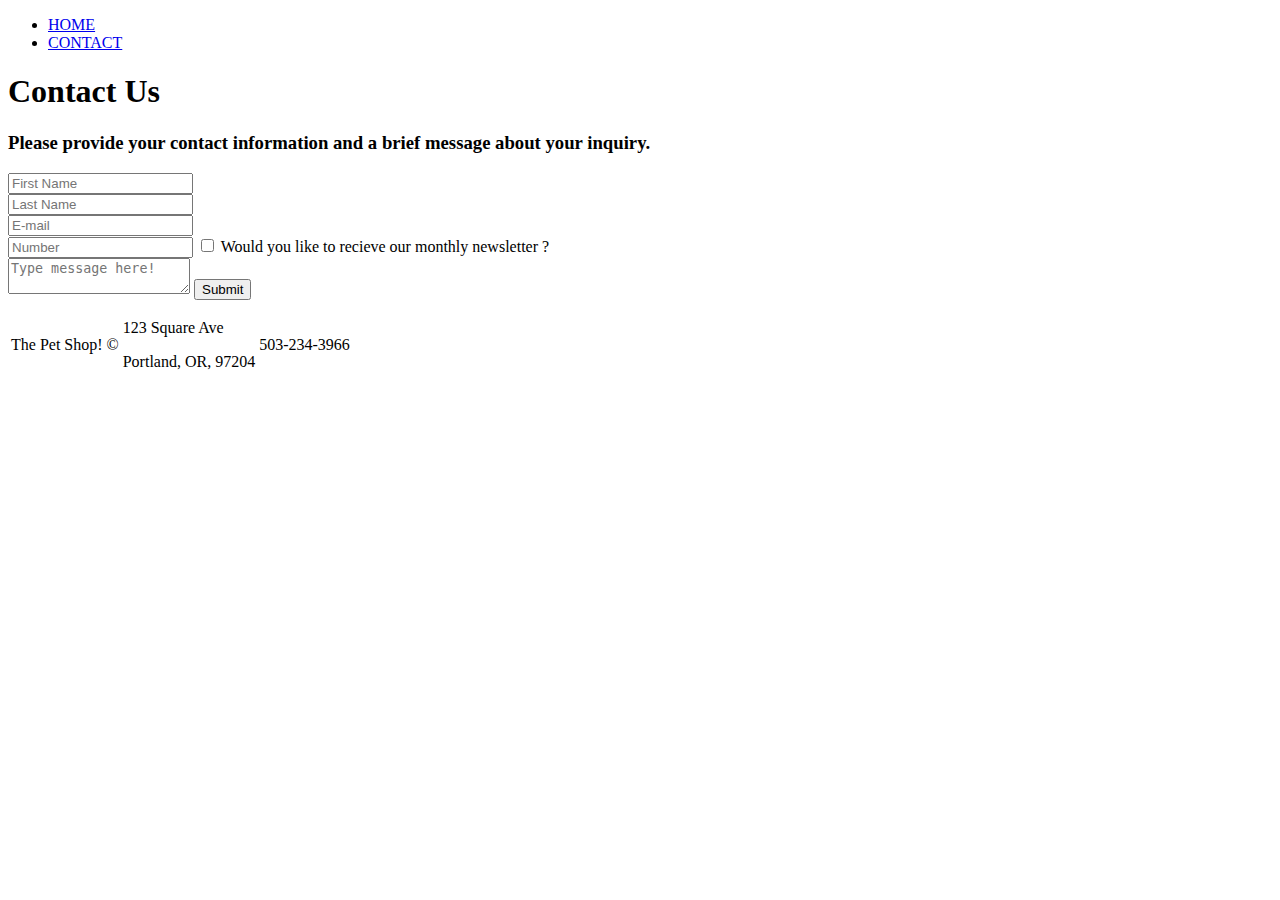
<file: The-Pet-Shop-Website/contact.html>
<!DOCTYPE html>
<html lang="en">
<head>
    <meta charset="UTF-8">
    <meta name="viewport" content="width=device-width, initial-scale=1.0">
    <title>The Pet Shop</title>
</head>
<body>
    <!-- NAVBAR-->
     <nav>
        <ul>
            <li> <a href="index.html">HOME</a></li>
            <li> <a href="contact.html">CONTACT</a></li>
        </ul>
     </nav>
         <!-- HEADER -->
    <header>
        <div>
            <h1>Contact Us</h1>
        </div>
    </header>
     <!--FORM-->
     <section>
        <div>
          <h3>Please provide your contact information and a brief message about your inquiry.</h3>
          <div>
            <form action="">
              <input placeholder="First Name" type="text"> <br>
              <input placeholder="Last Name" type="text"> <br>
              <input type="email" placeholder="E-mail"> <br>
              <input type="tel" placeholder="Number">
              <input type="checkbox" id="Newsletter">
              <label for="Newsletter">Would you like to recieve our monthly newsletter ? </label> <br>
              <textarea placeholder="Type message here!"></textarea>
              <input type="submit" value="Submit">
            </form>
          </div>
        </div>
      </section>
    <!-- FOOTER -->
     <footer>
        <table>
            <tr>
                <td>
                    <p>The Pet Shop! &copy;</p>
                </td>
                <td>
                    <p>123 Square Ave</p>
                    <p>Portland, OR, 97204</p>
                </td>
                <td>
                    <p>503-234-3966</p>
                </td>
            </tr>
        </table>
     </footer>
</body>
</html>
</file>
<file: SIMPLE-RECIPES/CSS/style.css>
/* Import link for the Josephine Slab font from Google Fonts */
@import url('https://fonts.googleapis.com/css2?family=Josefin+Slab:ital,wght@0,100..700;1,100..700&display=swap');

/* Import link for the Sacramento font from Google Fonts */
@import url('https://fonts.googleapis.com/css2?family=Sacramento&display=swap');

html{
    overflow-x: hidden; /* Prevents the broswer from displaying a left to right scroll bar as a result of negative margin values */
    scroll-behavior: smooth; /* Creates a smooth scrolling effect when navigating to different sections of the webpage */
}


/* NAVBAR */
.nav-bar {
    position: sticky; /* creates a stickly element that stays in the same spot in the broswer screen */
    top: 0; /* Tells the broswer to stick the element at the top of the page when scrolling */
    z-index: 9; /* Sets the stack layer of the nabvbar to scroll over all elements */
}

ul{
    display: flex; /* Creates a flex element container which will expand or shrink elements to fill the space available to them and placd them horizontally */
    list-style-type: none; /* Removes the default bullet points from the list */
    align-items: center;
    margin: -8px -8px 0px -8px; /* Removes the default margin from the ul element */
    background-color: rgb(1, 128, 106);
    border-bottom: 5px solid rgb(247, 177, 188);
}

a {
    display: block;
    font-family: "Josefin Slab", serif;
    font-size: 25px;
    font-weight: 800;
    color: rgb(247, 177, 188);
    text-align: center;
    width: 100px;
    padding: 20px;
    text-decoration: none; /* Removes the default underline from the links */
    transition: 0.3s ease-in;
}

a:hover, drop:hover a:only-of-type {
    background-color: rgb(149, 238, 223);
    color: white;
    box-shadow: 0px 8px 16px 0px rgba(0, 0, 0, 0.7);
    transition: 0.3s ease-in;
}

.rollover-menu {
    display: none; /* Prevents the anchor links in this div from showing on the web browser u til otherwise specified */;
    position: absolute ; /* Positions the div relative to its nearest positioned ancestor */
    background-color: white;
    box-shadow: 0px 8px 16px 0px rgba(0, 0, 0, 0.2);
}
/* Creates a trigger effect when the user hovers their mouse over the recipe link. The trigger will display all elements within the rollover-menu div */
.drop:hover .rollover-menu {
    display: block;
}

.rollover-menu a{
    color: rgb(0, 80, 67);
}

.rollover-menu a:hover{
    color: white;
    box-shadow: 0px 8px 16px 0px rgba(90, 90, 90, 0.2);
}

.rollover-menu a:nth-child(1) {
    border-top: 5px solid rgb(238, 118, 136);
}

/* FOOTER */
footer {
    align-items: center; /* Will align nested HTML elements in the center */
    margin: 0px -8px -8px -8px; /* Removes the default margin from the footer element */
    background-color: rgb(1, 128, 106);
    border-top: 5px solid rgb(247, 177, 188);
    bottom: 0; /* Position the footer at the bottom of the screen */
}

table {
    width: 100%; /* Sets the width of the table to 100% of its container */
}

td {
    width: 33%; /* Sets the width of each table data cell to 33% of the table */
}

td p {
    font-family: josefin slab, serif; /* Font from google fonts.com */
    font-size: 20px;
    font-weight: 600;
    text-align: center;
    color: rgb(247, 177, 188);
}

/* BODY */
.container {
    display: inline-block;
    background-size: 100%;
    padding-top: 60px;
    padding-left: 30px;
}

/* HEADERS */

h1 {
    font-family: "Sacramento", cursive; /* Font from google fonts.com */
    font-size: 80px;
    color: rgb(0, 80, 67);
    text-align: center;
}

h2, h3, h4{
    font-family: josefin slab, serif; /* Font from google fonts.com */
    text-align: center;
}

h2 {
    color: rgb(0, 80, 67);
    font-size: 60px;
    text-decoration: underline;
    text-decoration-color: rgb(247, 177, 188);
}

h3 {
    font-size: 30px;
}

h4 {
    font-size: 15px;
    text-decoration: underline;
    text-transform: uppercase;
}

/* PARAGRAPHS */

p {
    font-family: josefin slab, serif; /* Font from google fonts.com */
    font-size: 20px;
    font-weight: 600;
    color: rgb(0, 80, 67);
    text-align: center;
}

/* IMAGES */
/* Positions elements to sit sside by side on the screen */
.column {
    float: left;
    width: 48%;
    padding: 10px;
}

/* Styling for screens 1200px or smaller */
@media screen and (max-width: 1200px) {
    .column {
        width: 100%;
        padding: 0px;
        margin-left: -15px; /* Centers each column on the screen */
    }
}

/* Specically styles the first 7 img tag elements contained in elements with the column class */

.column img:nth-child(-n + 7){
    width: 500px;
    height: 350px;
    box-shadow: 0 4px 8px rgba(0, 0, 0, 0.4),
    0 6px 20px rgba(0, 0, 0, 0.2);
}

.recipe-container {
    width: 500px;
    height: 350px;
    margin: 100px auto 180px; /* Centers the recipe container on the page with automatic left and right margins */
    perspective: 1000px; /* Tells the broswer how much a 3 dimensional element should take up on the screen */ 
}

/* Styling for mobile sized screens */
@media screen and (max-width: 600px) {
    .column img:nth-child(-n + 7){
        width: 350px;
        height: 225px;
    }

    .recipe-container {
        width: 350px;
        height: 225px;
    }
}

.recipe-card-background{
    background-color: rgb(149, 238, 223);
}


/* Alternates the blue tile background on smaller screen sizes */
@media screen and (max-width: 1200px) {
    #pork{
        background-color: rgb(255, 255, 255);
    }

    #biscuits{
        background-color: rgb(149, 238, 223);
    }
}

/* FEAUTURED RECIPE */

/* Styles the featured recipe h3 tag */ 
#featured-header {
    font-family: sacramento, cursive; /* Font from google fonts.com */
    font-size: 60px;
    color: rgb(0, 80, 67);
}

#featured-main-text {
    text-align: justify;
    padding-top: 20px;
    margin-left: 40px;
}

/* Sets margin left to 0 because it is not needed on a small screen and centers the text */

@media screen and (max-width: 1200px) {
    #featured-main-text {
        margin-left: 0;
    }
}

@media screen and (min-width: 1600px) {
    #featured img{
        width: 700px;
        height: auto; /* Automatically adjusts the height of the image based on its width to maintain aspect ratio */
        margin-left: -100px;
        margin-top: -20px; /* Margin left and top will override margin styling from the .recipe-container class selector */
    }
}

/* Styles for screens 1500px or smaller */

@media screen and (max-width: 1500px) {
    #featured img{
        margin-left: 0px;
        margin-top: 40px;
    }
}

@media screen and (max-width: 600px) {
    #featured .recipe-card-background {
        height: 300px;
    }

    #featured {
        margin-top: -65px;
    }
}


#featured-button {
    display: block; /* Positions the recipe button on its own line from the other elements within the div */
    margin: 60px auto 0px;
    background-color: rgb(1, 128, 106);
    border-radius: 35px;
    border: none;
    font-family: josefin slab, serif; /* Font from google fonts.com */
    font-size: 30px;
    font-weight: bold;
    padding: 15px 25px;
    color: white;
    cursor: pointer;
}

/* Specifically styles the hover effect of the recipe button in the Featured Recipe section */

#featured-button:hover {
    background-color: rgb(247, 177, 188);
}

/* IMAGE FLIP */ 

/* Positions the flip effect, defines trasntion time, and defines a 3D effect */
.flip {
    position: relative;
    width: 100%;
    height: 100%; /* Sets the height of the flip container to 100% of its parent element */
    text-align: center;
    transition: 0.5s ease-in-out;
    transform-style: preserve-3d; /* Treats elements as 3d objects instead of flat 2D objects */
}

.flip:hover{
    transform: rotateY(-180deg); /* Rotates the flip container 180 degrees on the Y axis when hovered over */
}

.flip-front, .flip-back{
    position: absolute;
    width: 100%;
    height: 100%;
    backface-visibility: hidden;
}

.flip-back{
    background-color: rgb(149, 238, 223);
    border: 2px solid white;
    transform: rotateY(180deg); /* Adds 180 degrees from the previously subtracted -180 degress it moved to previously */
}

.text-container{
    padding-top: 70px;
}

@media screen and (max-width: 600px){
    .text-container{
        padding-top: 0px;
    }
}

/* Recipe Button */

input[type="button"] {
    background-color: #fff;
    border: none;
    border-radius: 20px;
    font-family: josefin slab, serif; /* Font from google fonts.com */
    font-weight: bold;
    font-size: 22px;
    padding: 11px 17px;
    color: rgb(1, 128, 106);
    cursor: pointer;
}

input[type="button"]:hover {
    background-color: rgb(247, 177, 188);
    color: white;
}

/* CONTACT FORM CSS */ 

/* Sets up the content within the div tag containing the id contact to be centered on the webpage */
#contact {
    display: block;
    margin-bottom: 70px;
}

form {
    display: table;
    padding: 15px;
    margin-left: auto;
    margin-right: auto; /* The broswer will automatically calculate margins to center the form on the screen */
}

form input {
    font-family: 'Courier New', Courier, monospace;
    font-size: 15px;
    color: rgb(165, 165, 165);
    border: 2px solid rgb(165, 165, 165);
    border-radius: 3px;
    margin: 10px 15px 10px 0px;
    transition: 0.3s ease-out;
}

form input:focus {
    border: 2px solid rgb(1, 128, 106);
    color: black;
    outline: none;
    transition: 0.3s ease-out;
}

label{
    font-family: josefin slab, serif; /* Font from google fonts.com */
    font-size: 20px;
    font-weight: bold;
    margin: 10px;
}

textarea {
    width: 100%;
    height: 200px;
    padding: 12px 20px;
    box-sizing: border-box;
    resize: both; /* Allows the user to resize the textarea both horizontally and vertically */
    border: 3px solid rgb(165, 165, 165);
    border-radius: 5px;
    font-family: 'Courier New', Courier, monospace;
    color: rgb(165, 165, 165);
    font-size: 15px;
    transition: 0.3s ease-out; /* Will transition back to light grey */

}

textarea:focus {
    color: black;
    border: 3px solid rgb(1, 128, 106);
    transition: 0.3s ease-out;
}

input[type="submit"] {
    background-color: rgb(1, 128, 106);
    border: none;
    border-radius: 35px;
    font-family: josefin slab, serif; /* Font from google fonts.com */
    font-size: 20px;
    font-weight: bold;
    padding: 15px 25px;
    margin-top: 20px;
    color: #fff;
    cursor: pointer;
    float: right; /* Positions the submit button to the right side of the form */
}

input[type="submit"]:hover {
    background-color: rgb(247, 177, 188);
}

/* RECIPE MODAL */

.recipe-modal{
    display: none;
    position: fixed;
    top: 0;
    left: 0;
    background-color: rgba(255, 255, 255, 0.5);
    width: 100%;
    height: 100%;
}

.recipe-content {
    position: relative;
    background-color: rgb(255, 255, 255);
    top: 15vh;
    left: 27vw;
    width: 45vw;
    height: 70%;
    box-shadow: 0 2px 10px 5px rgba(0, 0, 0, 0.2);
    box-sizing: border-box;
}

.close-btn {
    color: rgb(1, 128, 106);
    font-size: 50px;
    font-weight: 600;
    cursor: pointer;
    float: right;
    padding-right: 10px;
}

.modal-header {
    padding-top: 20px;
}

.modal-body {
    padding: 20px;
}

.row{
    display: flex;
    justify-content: center;    
}

.rp-column-1 {
    width: 33%;
}

.rp-column-2 {
    width: 67%;
}

.recipe-list{
    margin-left: -30px;
    font-family: josefin slab, serif; /* Font from google fonts.com */
    font-size: 18px;
    display: block; /* overrides flex value property from the row class selector */
    border: none;
    background-color: transparent;
    line-height: 1.5;
    text-align: center;
}

.recipe-directions {
    padding: 0px 20px;
    font-size: 18px;
    font-weight: 500;
    text-align: left;
}
</file>
<file: BASIC_HTML_AND_CSS.css>
*{
    text-align: center;
    font-size: larger;
}

h5 {
    text-shadow: 1px 1px 2px black;
}
</file>
